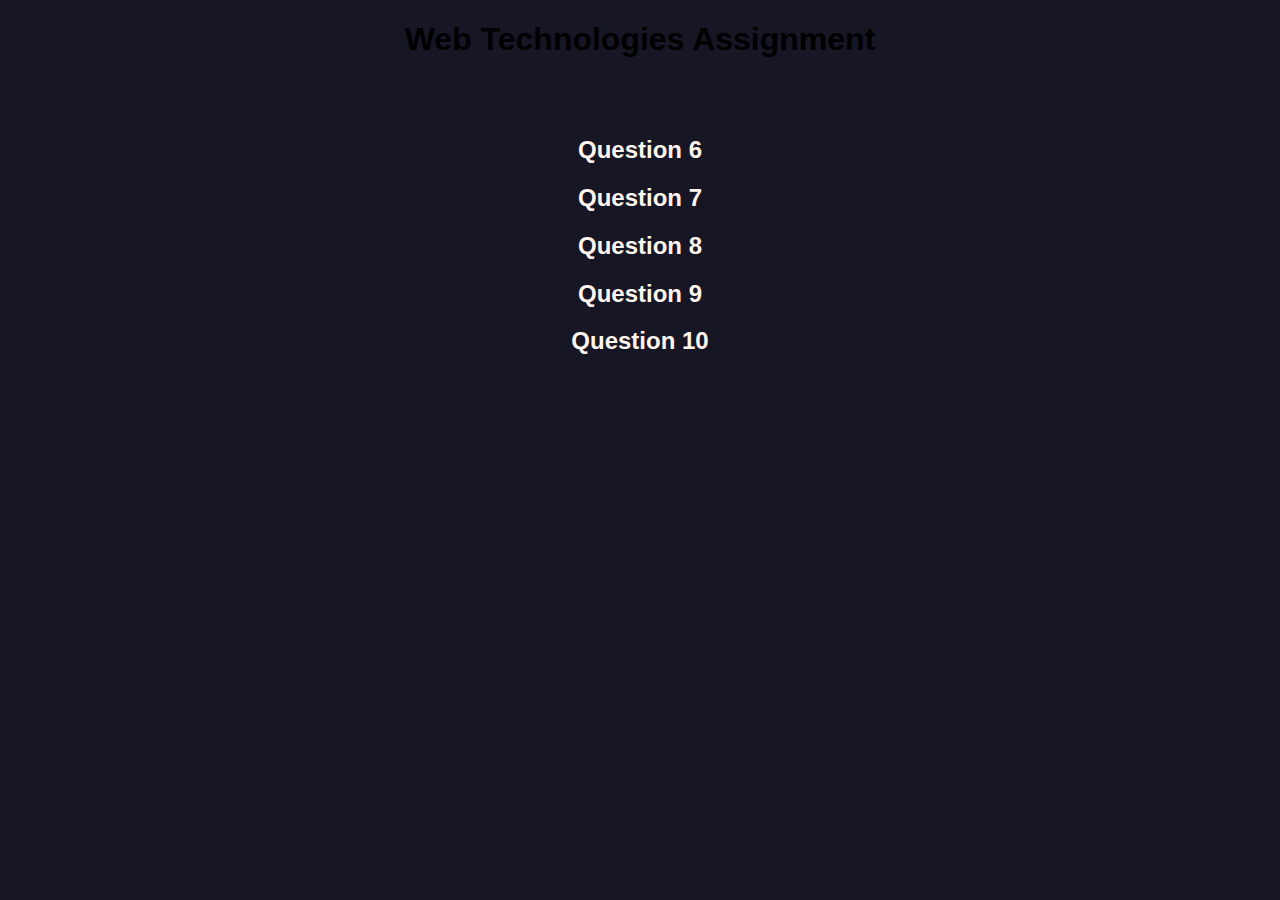
<file: index.html>
<!DOCTYPE html>
<html lang="en">
<head>
    <meta charset="UTF-8">
    <meta name="viewport" content="width=device-width, initial-scale=1.0">
    <title>Web Technologies Assignment</title>
    <style>
        body{
            font-family: 'Trebuchet MS', 'Lucida Sans Unicode', 'Lucida Grande', 'Lucida Sans', Arial, sans-serif;
            background-color: #161625;
        }
        a{
            color: seashell;
            text-decoration: none;
        }
        a:hover{
            font-size: 25px;
        }
    </style>
</head>
<body align='center'>
    <h1>Web Technologies Assignment</h1>
    <br><br><div>
        <h2><a href="question_6/index.html">Question 6</a></h2>
        <h2><a href="question_7/index.html">Question 7</a></h2>
        <h2><a href="question_8/index.html">Question 8</a></h2>
        <h2><a href="question_9/index.html">Question 9</a></h2>
        <h2><a href="question_10.pdf">Question 10</a></h2>
    </div>
</body>
</html>
</file>
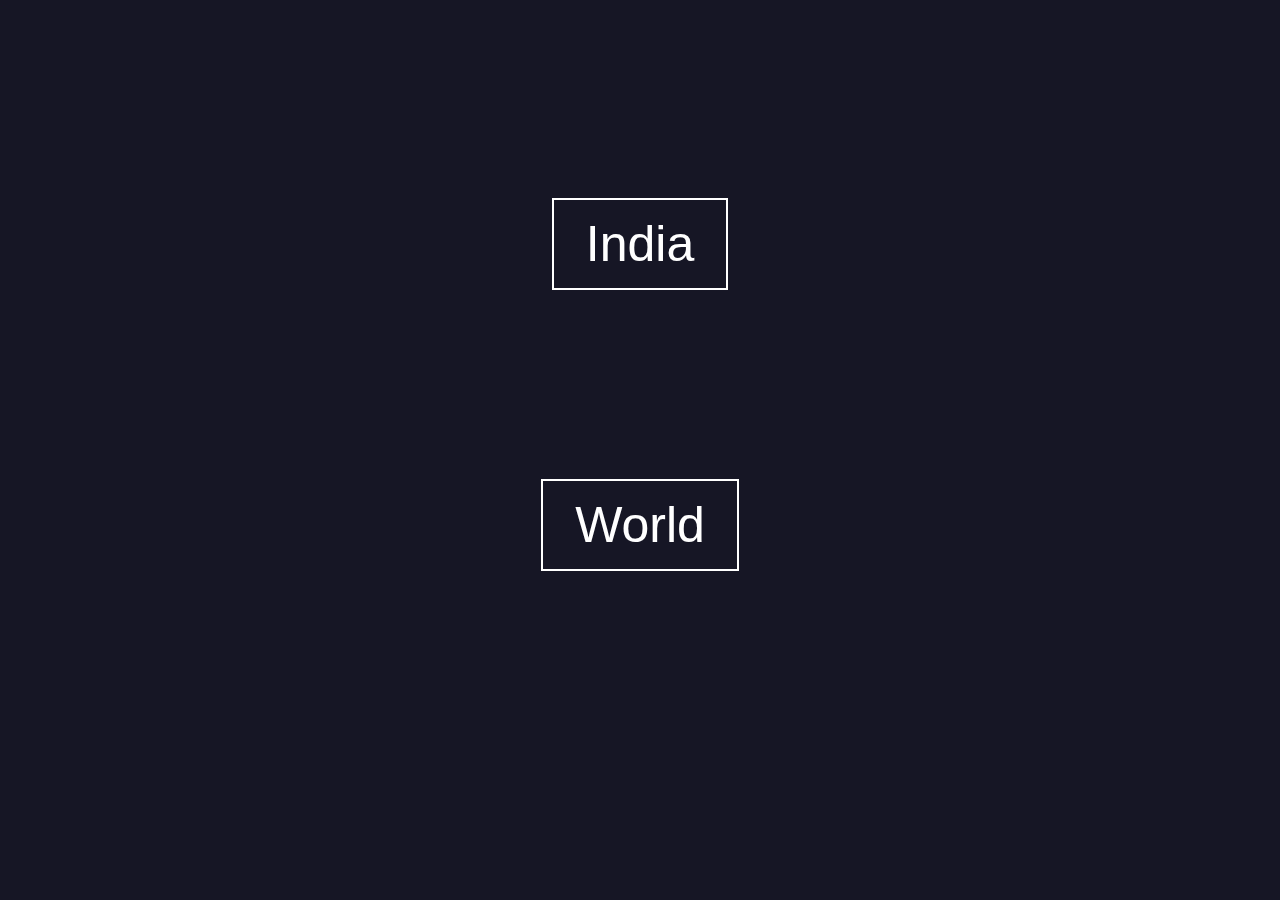
<file: question_6/index.html>
<!DOCTYPE html>
<html lang="en">
<head>
    <meta charset="UTF-8">
    <meta name="viewport" content="width=device-width, initial-scale=1.0">
    <title>Choose Map</title>
    <link rel="stylesheet" href="style.css">
</head>
<body align=center>
    <a href="india.html" ><button>India</button></a><br>
    <a href="world.html"><button>World</button></a>
    
</body>
</html>
</file>
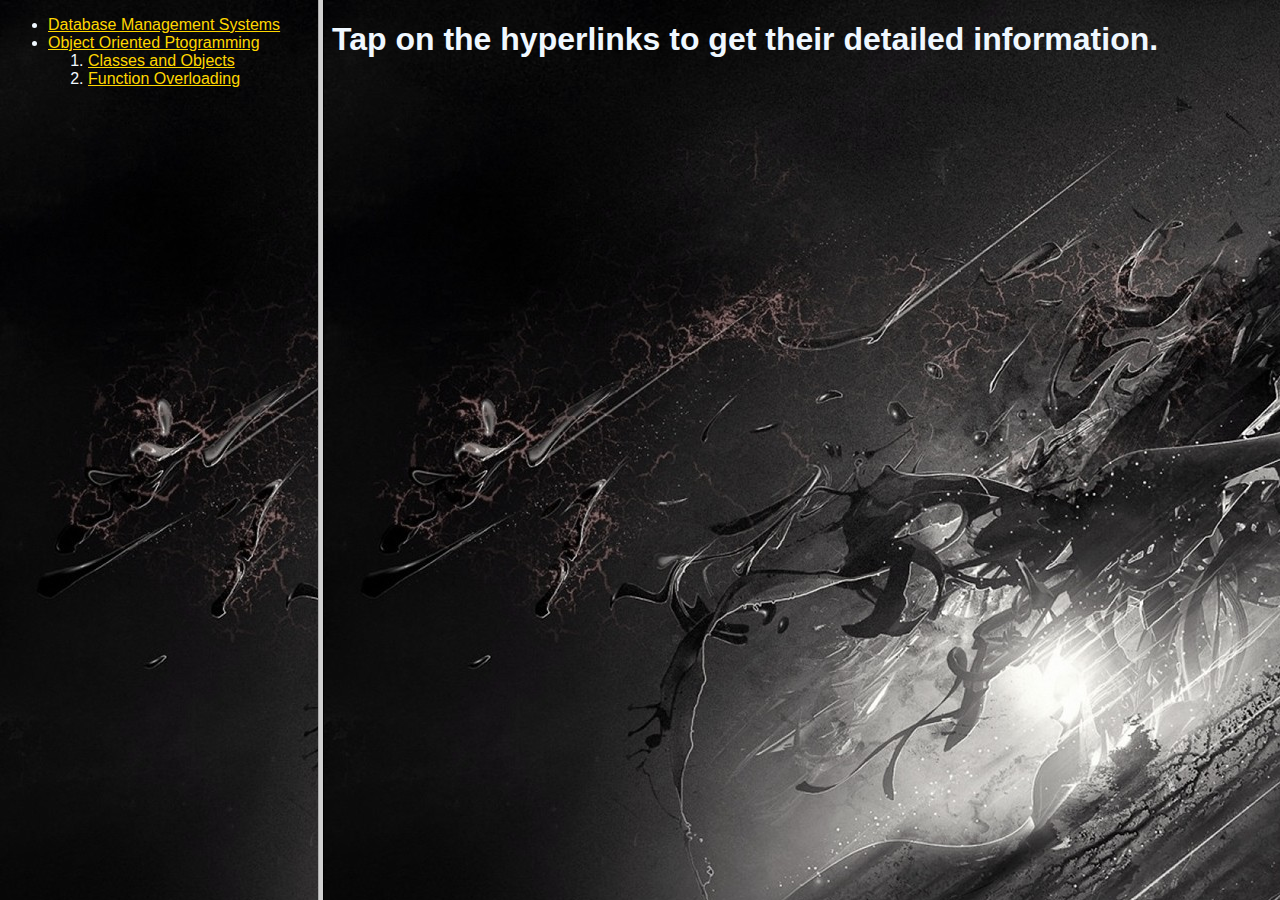
<file: question_7/index.html>
<!DOCTYPE html>
<html lang="en">
<head>
    <meta charset="UTF-8">
    <meta name="viewport" content="width=device-width, initial-scale=1.0">
    <title>Tutiorials</title>
</head>
<frameset cols="25%,75%">
    <frame src="lists.html" name="list_frame" />
    <frame src="details.html" name="details_frame"/>
</frameset>
</html>
</file>
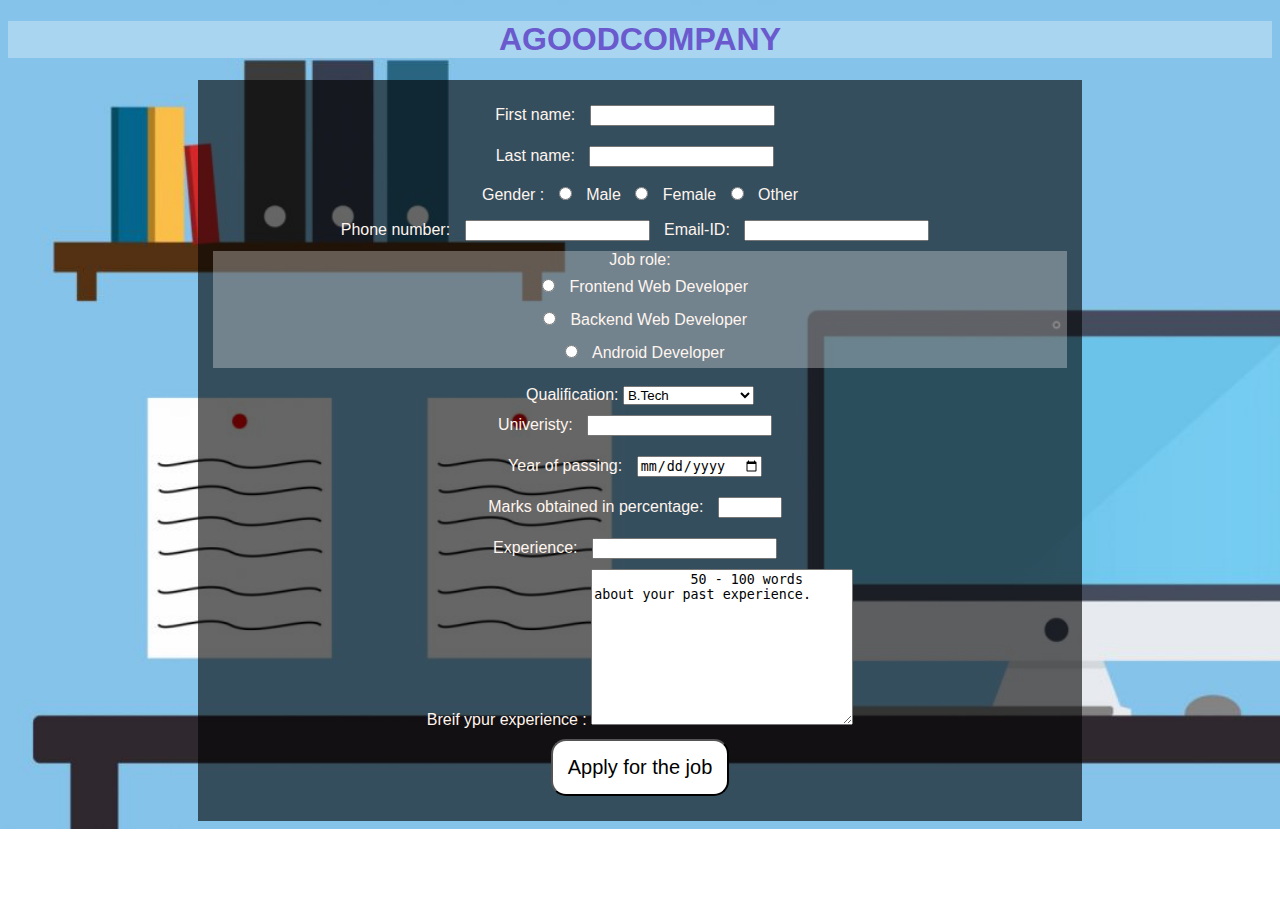
<file: question_8/index.html>
<!DOCTYPE html>
<html>

   <head>
      <title>Apply now for your dream job!</title>
      <link rel="stylesheet" href="style.css">
   </head>
   <body>
       <h1 align="center">AGOODCOMPANY</h1>
      <form >
         First name: <input type = "text" name = "first_name" />
         <br>
         Last name: <input type = "text" name = "last_name" />
         <br>
         Gender : <input type="radio" id="male" name="gender" value="male">
            <label for="male">Male</label>
            <input type="radio" id="female" name="gender" value="female">
            <label for="female">Female</label>
            <input type="radio" id="other" name="gender" value="other">
            <label for="other">Other</label>
        <br>
        Phone number: <input type = "number" name = "phone" />
         Email-ID: <input type = "email" name = "email" />
         <br>
        <div id="job_role">
            Job role: <br><input type="radio" id="front" name="job_role" value="male">
            <label for="male">Frontend Web Developer</label><br>
            <input type="radio" id="back" name="job_role" value="female">
            <label for="female">Backend Web Developer</label><br>
            <input type="radio" id="other" name="job_role" value="other">
            <label for="other">Android Developer</label>
        </div>
         <br>
         Qualification: <select>
             <option value="btech">B.Tech</option>
             <option value="be">B.E</option>
             <option value="bca">BCA</option>
             <option value="other">Other Engineering</option>
         </select>
         <br>
         Univeristy: <input type = "text" name = "university" />
         <br>
         Year of passing: <input type="date" id="start" />
         <br>
         Marks obtained in percentage: <input type = "number" name = "marks" min="60" max="100" />
         <br>
         Experience: <input type = "text" name = "experience" />
         <br>
         Breif ypur experience : <textarea name="breif" rows="10" cols="30">
            50 - 100 words about your past experience. 
            </textarea>
        <br>
        <input id='submit'type="submit" value="Apply for the job"/>
   </body>
	
</html>
</file>
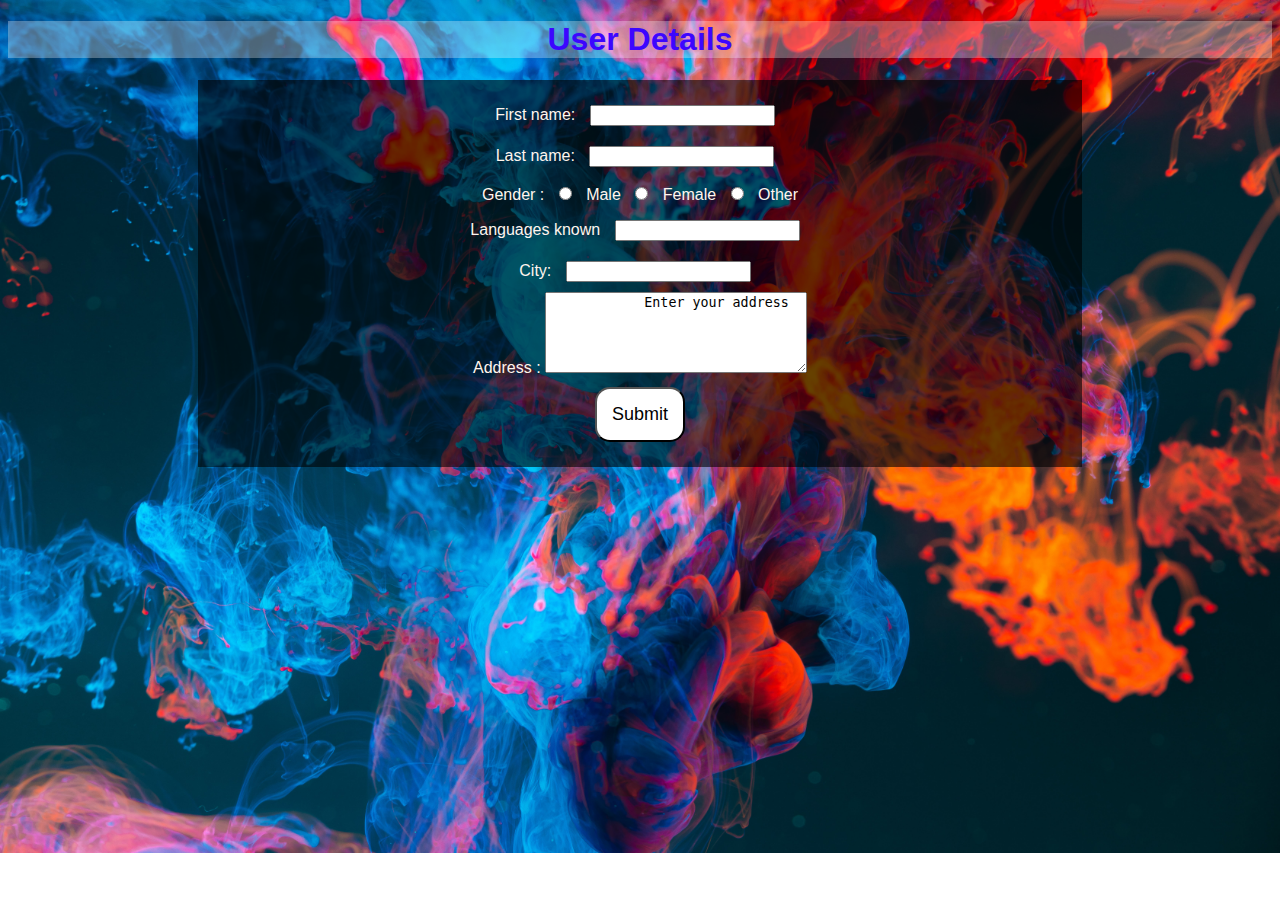
<file: question_9/index.html>
<!DOCTYPE html>
<html>

   <head>
      <title>Details</title>
      <link rel="stylesheet" href="style.css">
   </head>
   <body>
       <h1 align="center">User Details</h1>
      <form >
         First name: <input type = "text" name = "first_name" />
         <br>
         Last name: <input type = "text" name = "last_name" />
         <br>
         Gender : <input type="radio" id="male" name="gender" value="male">
            <label for="male">Male</label>
            <input type="radio" id="female" name="gender" value="female">
            <label for="female">Female</label>
            <input type="radio" id="other" name="gender" value="other">
            <label for="other">Other</label>
        <br>
         Languages known <input type = "text" name = "languages" />
         <br>
         City: <input type="text"/>
         <br>
         Address : <textarea name="breif" rows="5" cols="30">
            Enter your address
            </textarea>
        <br>
        <input id='submit'type="submit" value="Submit"/>
   </body>
	
</html>
</file>
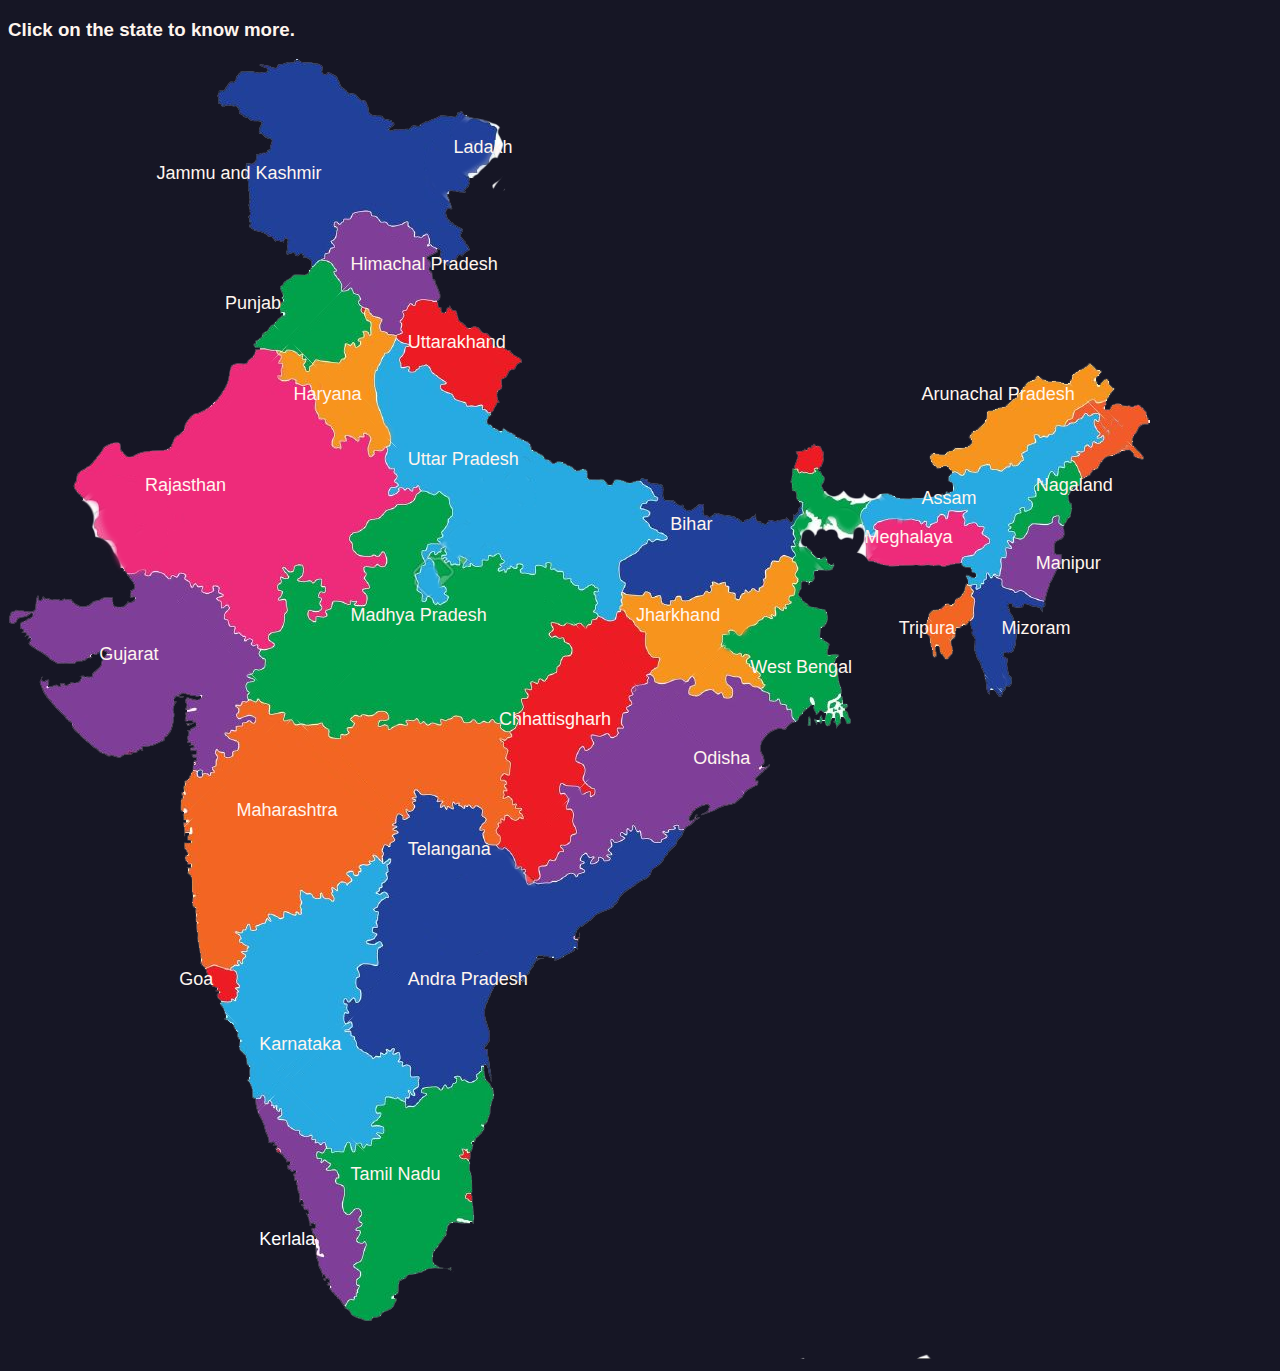
<file: question_6/india.html>
<!DOCTYPE html>
<html lang="en">
<head>
    <meta charset="UTF-8">
    <meta name="viewport" content="width=device-width, initial-scale=1.0">
    <title>India Map</title>
    <link rel="stylesheet" href="style.css">
</head>
<body>
    <h3>Click on the state to know more.</h3>
    <div class="map">
        <div class="jammu"><a target="blank" href="http://www.incredibleindia-tourism.org/state-in-india/jammu-and-kashmir.html">Jammu and Kashmir</a></div>
        <div class="ladakh"><a target="blank" href="">Ladakh</a></div>
        <div class="himachal"><a target="blank" href="http://www.incredibleindia-tourism.org/state-in-india/himachal-pradesh.html">Himachal Pradesh</a></div>
        <div class="punjab"><a target="blank" href="http://www.incredibleindia-tourism.org/state-in-india/punjab.html">Punjab</a></div>
        <div class="uttark"><a target="blank" href="http://www.incredibleindia-tourism.org/state-in-india/uttarakhand.html">Uttarakhand</a></div>
        <div class="haryana"><a target="blank" href="http://www.incredibleindia-tourism.org/state-in-india/haryana.html">Haryana</a></div>
        <div class="uttarp"><a target="blank" href="http://www.incredibleindia-tourism.org/state-in-india/uttar-pradesh.html">Uttar Pradesh</a></div>
        <div class="rajasthan"><a target="blank" href="http://www.incredibleindia-tourism.org/state-in-india/rajasthan.html">Rajasthan</a></div>
        <div class="bihar"><a target="blank" href="http://www.incredibleindia-tourism.org/state-in-india/bihar.html">Bihar</a></div>
        <div class="assam"><a target="blank" href="http://www.incredibleindia-tourism.org/state-in-india/assam.html">Assam</a></div>
        <div class="arunachal"><a target="blank" href="">Arunachal Pradesh</a></div>
        <div class="nagaland"><a target="blank" href="http://www.incredibleindia-tourism.org/state-in-india/nagaland.html">Nagaland</a></div>
        <div class="manipur"><a target="blank" href="http://www.incredibleindia-tourism.org/state-in-india/manipur.html">Manipur</a></div>
        <div class="mizoram"><a target="blank" href="http://www.incredibleindia-tourism.org/state-in-india/mizoram.html">Mizoram</a></div>
        <div class="tripura"><a target="blank" href="http://www.incredibleindia-tourism.org/state-in-india/tripura.html">Tripura</a></div>
        <div class="meghalaya"><a target="blank" href="http://www.incredibleindia-tourism.org/state-in-india/meghalaya.html">Meghalaya</a></div>
        <div class="westb"><a target="blank" href="http://www.incredibleindia-tourism.org/state-in-india/west-bengal.html">West Bengal</a></div>
        <div class="jharkhand"><a target="blank" href="http://www.incredibleindia-tourism.org/state-in-india/jharkhand.html">Jharkhand</a></div>
        <div class="madhyap"><a target="blank" href="http://www.incredibleindia-tourism.org/state-in-india/madhya-pradesh.html">Madhya Pradesh</a></div>
        <div class="gujrat"><a target="blank" href="http://www.incredibleindia-tourism.org/state-in-india/gujarat.html">Gujarat</a></div>
        <div class="chatti"><a target="blank" href="http://www.incredibleindia-tourism.org/state-in-india/chhattisgarh.html">Chhattisgharh</a></div>
        <div class="odisha"><a target="blank" href="http://www.incredibleindia-tourism.org/state-in-india/odisha.html">Odisha</a></div>
        <div class="mahara"><a target="blank" href="http://www.incredibleindia-tourism.org/state-in-india/maharashtra.html">Maharashtra</a></div>
        <div class="talanga"><a target="blank" href="http://www.incredibleindia-tourism.org/state-in-india/telangana.html">Telangana</a></div>
        <div class="andra"><a target="blank" href="http://www.incredibleindia-tourism.org/state-in-india/andhra-pradesh.html">Andra Pradesh</a></div>
        <div class="karnataka"><a target="blank" href="http://www.incredibleindia-tourism.org/state-in-india/karnataka.html">Karnataka</a></div>
        <div class="goa"><a target="blank" href="http://www.incredibleindia-tourism.org/state-in-india/goa.html">Goa</a></div>
        <div class="tamilnadu"><a target="blank" href="http://www.incredibleindia-tourism.org/state-in-india/tamil-nadu.html">Tamil Nadu</a></div>
        <div class="kerala"><a target="blank" href="http://www.incredibleindia-tourism.org/state-in-india/kerala.html"></a>Kerlala</div>
        
        <img src="india.png">
    </div>
</body>
</html>
</file>
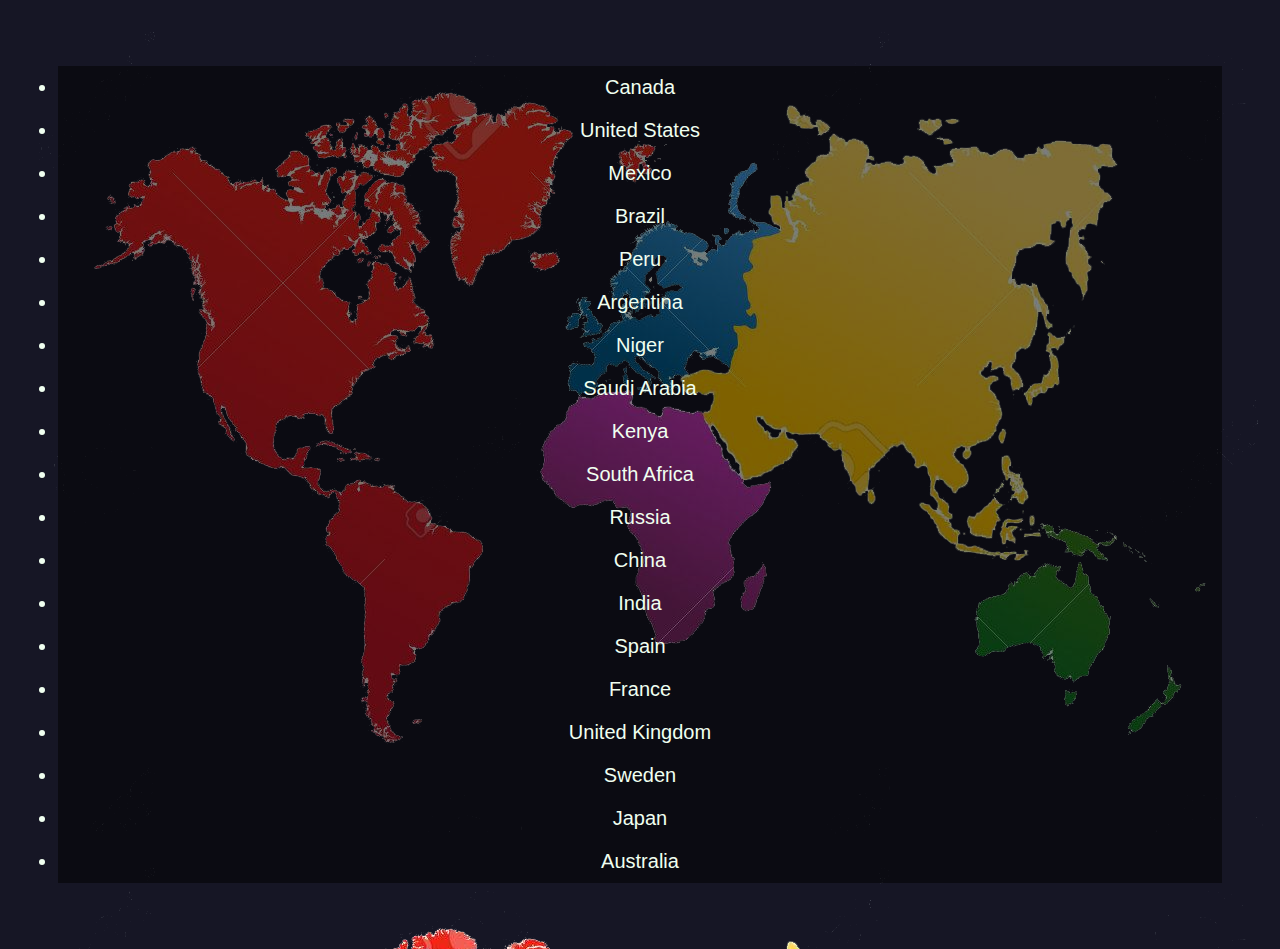
<file: question_6/world.html>
<!DOCTYPE html>
<html lang="en">
<head>
    <meta charset="UTF-8">
    <meta name="viewport" content="width=device-width, initial-scale=1.0">
    <title>World Map</title>
    <style>
        body{
            background-image: url('world.png');
            font-family: 'Trebuchet MS', 'Lucida Sans Unicode', 'Lucida Grande', 'Lucida Sans', Arial, sans-serif;
            background-color: #161625;
        }
        ul{
            padding: 50px;
        }
        li{
            padding: 10px;
            font-size: 20px;
            color: honeydew;
            background-color: rgba(0, 0, 0, 50%);
        }
        li:hover{
            font-size: 25px;
        }
        a {
            color: honeydew;
            text-decoration: none;
        }

    </style>
</head>
<body>
    <div align=center>
        <ul>
            <li><a target="_blank" href="https://previews.123rf.com/images/hannamariah/hannamariah1207/hannamariah120700015/14455091-canadian-flag-in-front-of-te-snow-capped-rocky-mountains-british-columbia-canada.jpg">Canada</a></li>
            <li><a target="_blank" href="https://imageproxy.themaven.net//https%3A%2F%2Fwww.history.com%2F.image%2FMTY1MTc1MTk3ODI0MDAxNjA5%2Ftopic-statue-of-liberty-gettyimages-960610006-promo.jpg">United States</a></li>
            <li><a target="_blank" href="https://www.healthline.com/hlcmsresource/images/News/public-policy/1105-Does_Mexico_Have_Better_Healthcare_Than_the_United_States-1296x728-header.jpg">Mexico</a></li>
            <li><a target="_blank" href="https://en.mercopress.com/data/cache/noticias/77263/0x0/istock-485159760.jpg">Brazil</a></li>
            <li><a target="_blank" href="https://www.peru.travel/Contenido/AcercaDePeru/Imagen/en/6/0.0/Principal/Machu%20Picchu.jpg">Peru</a></li>
            <li><a target="_blank" href="https://miro.medium.com/max/5200/0*YZrbPmi1-6KxHAM2">Argentina</a></li>
            <li><a target="_blank" href="https://embassynvisa.com/wp-content/uploads/2017/01/Plateau-Republic-of-Niger.-1000x500.jpg">Niger</a></li>
            <li><a target="_blank" href="https://si.wsj.net/public/resources/images/BN-WR063_3l0Qr_OR_20171219051514.jpg?width=620&height=406">Saudi Arabia</a></li>
            <li><a target="_blank" href="https://i0.wp.com/www.focustechnica.com/wp-content/uploads/2020/06/kenya-4119572_1920-1200x675-1.jpg?fit=1200%2C675&ssl=1">Kenya</a></li>
            <li><a target="_blank" href="https://www.traveldailymedia.com/assets/2019/06/south-africa-tourism.jpg">South Africa</a></li>
            <li><a target="_blank" href="https://freepolicybriefs.org/wp-content/uploads/2012/12/20121229-Accountability-in-Russia-Image-02.jpg">Russia</a></li>
            <li><a target="_blank" href="https://usercontent2.hubstatic.com/14259019.jpg">China</a></li>
            <li><a target="_blank" href="https://upload.wikimedia.org/wikipedia/commons/1/1d/Taj_Mahal_%28Edited%29.jpeg">India</a></li>
            <li><a target="_blank" href="https://d16yj43vx3i1f6.cloudfront.net/uploads/2019/05/Madrid_Spain_GettyImages-927418584-1088x725.jpg">Spain</a></li>
            <li><a target="_blank" href="https://scx2.b-cdn.net/gfx/news/hires/2019/france.jpg">France</a></li>
            <li><a target="_blank" href="https://laglobe.net/wp-content/uploads/2019/04/united-kingdom-large.jpg">United Kingdom</a></li>
            <li><a target="_blank" href="https://public-preview-server.prod.cstreetsandbox.com/wp-content/uploads/2018/11/Sweden-2109x1406.jpg">Sweden</a></li>
            <li><a target="_blank" href="https://www.state.gov/wp-content/uploads/2019/04/Japan-2107x1406.jpg">Japan</a></li>
            <li><a target="_blank" href="https://i0.wp.com/movingtips.wpengine.com/wp-content/uploads/2020/03/move-to-australia.jpg?fit=1024%2C684&ssl=1">Australia</a></li>
        </ul>
    </div>
</body>
</html>
</file>
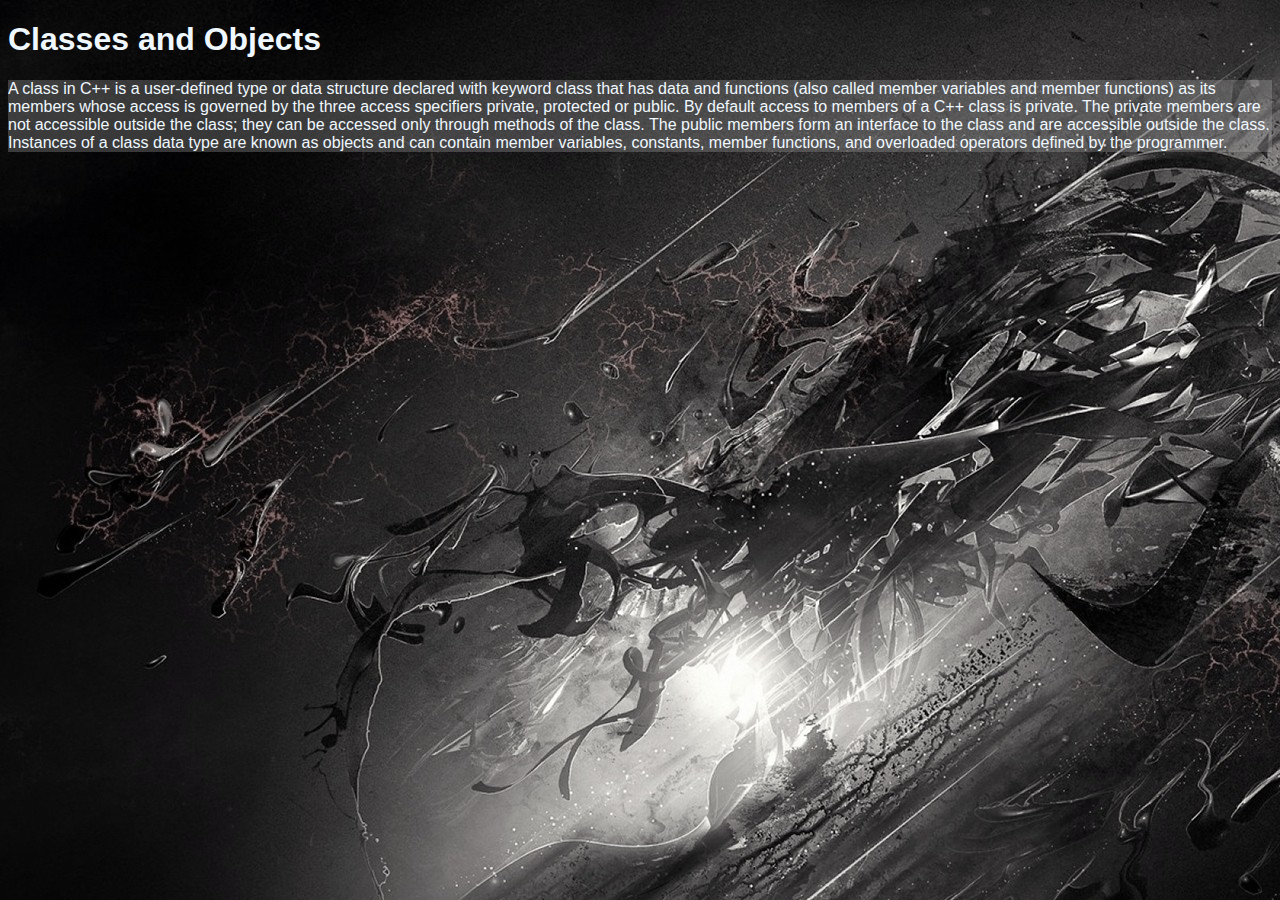
<file: question_7/classes.html>
<!DOCTYPE html>
<html lang="en">
<head>
    <meta charset="UTF-8">
    <meta name="viewport" content="width=device-width, initial-scale=1.0">
    <title>Classes and Objects</title>
    <link rel="stylesheet" href="style.css">
</head>
<body>
    <h1>Classes and Objects</h1>
    <p>
        A class in C++ is a user-defined type or data structure declared with keyword class that has data and functions (also called member variables and member functions) as its members whose access is governed by the three access specifiers private, protected or public. By default access to members of a C++ class is private. The private members are not accessible outside the class; they can be accessed only through methods of the class. The public members form an interface to the class and are accessible outside the class.

Instances of a class data type are known as objects and can contain member variables, constants, member functions, and overloaded operators defined by the programmer.
    </p>
</body>
</html>
</file>
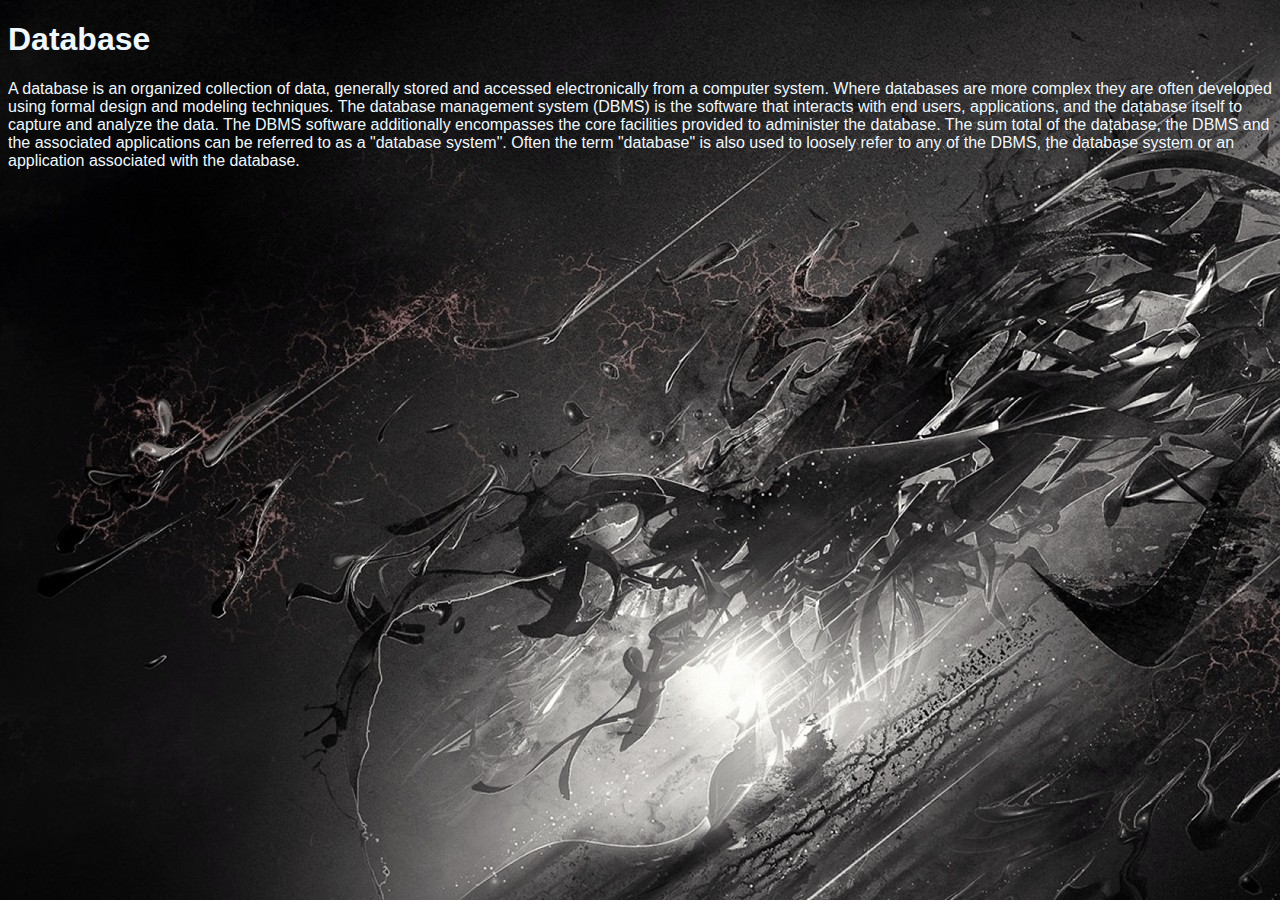
<file: question_7/dbms.html>
<!DOCTYPE html>
<html lang="en">
<head>
    <meta charset="UTF-8">
    <meta name="viewport" content="width=device-width, initial-scale=1.0">
    <title>Database Management System</title>
    <link rel="stylesheet" href="style.css">
</head>
<body>
    <h1>Database</h1>
    <span>
        
A database is an organized collection of data, generally stored and accessed electronically from a computer system. Where databases are more complex they are often developed using formal design and modeling techniques.

The database management system (DBMS) is the software that interacts with end users, applications, and the database itself to capture and analyze the data. The DBMS software additionally encompasses the core facilities provided to administer the database. The sum total of the database, the DBMS and the associated applications can be referred to as a "database system". Often the term "database" is also used to loosely refer to any of the DBMS, the database system or an application associated with the database.
    </span>
</body>
</html>
</file>
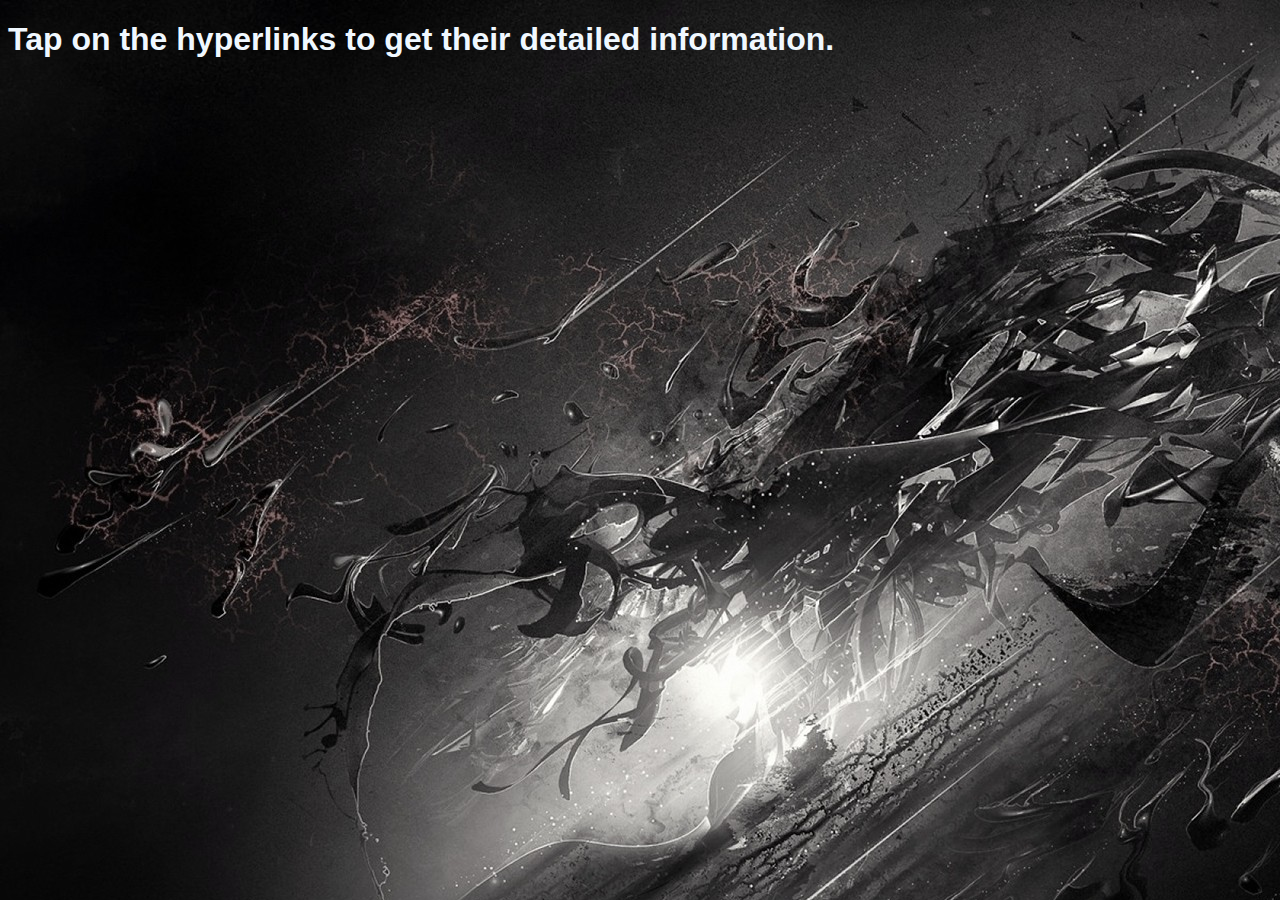
<file: question_7/details.html>
<!DOCTYPE html>
<html lang="en">
<head>
    <meta charset="UTF-8">
    <meta name="viewport" content="width=device-width, initial-scale=1.0">
    <title>Details</title>
    <link rel="stylesheet" href="style.css">
</head>
<body>
    <h1>Tap on the hyperlinks to get their detailed information.</h1>
</body>
</html>
</file>
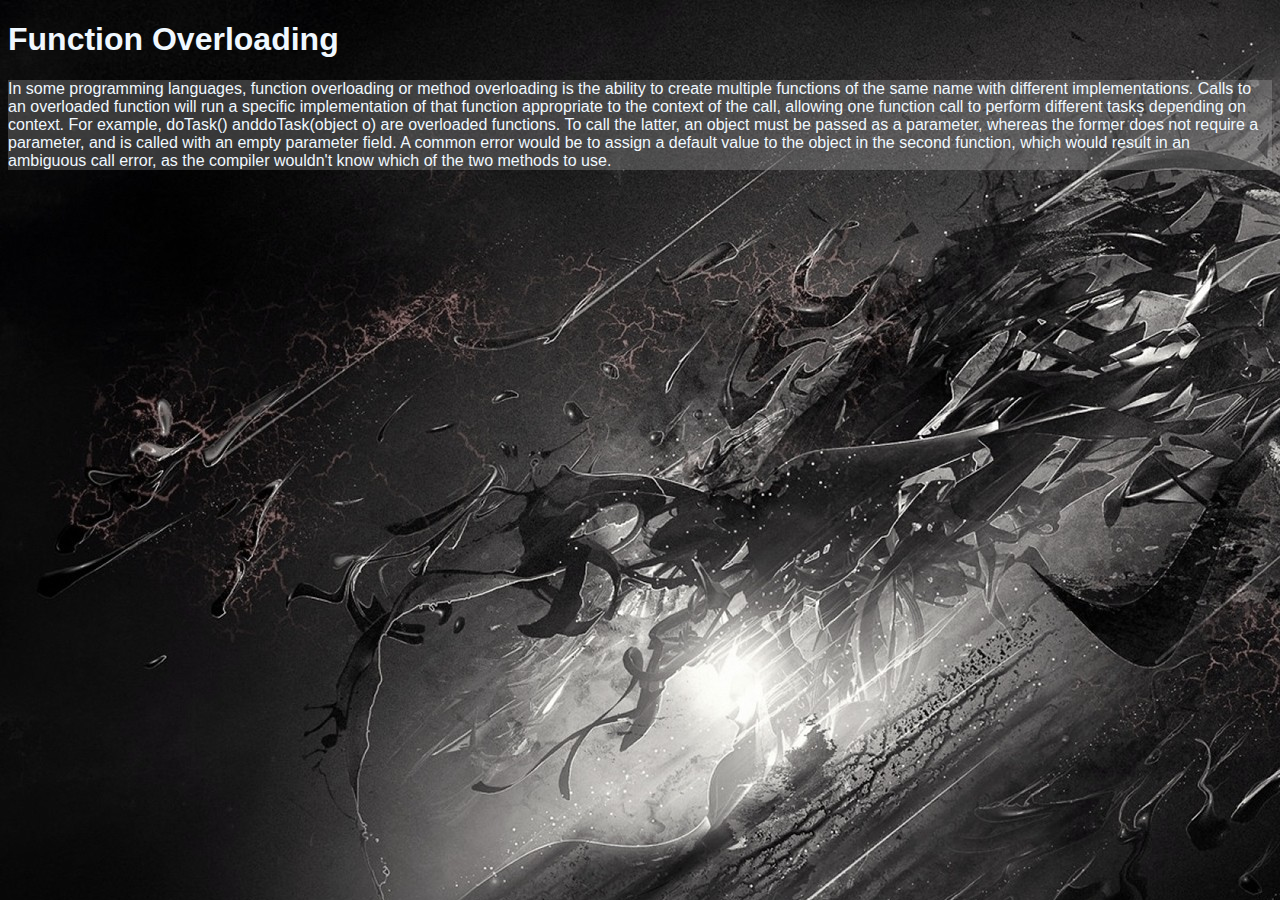
<file: question_7/functions.html>
<!DOCTYPE html>
<html lang="en">
<head>
    <meta charset="UTF-8">
    <meta name="viewport" content="width=device-width, initial-scale=1.0">
    <title>Function Overloading</title>
    <link rel="stylesheet" href="style.css">
    </style>
</head>
<body>
    <h1>Function Overloading</h1>
    <p>
        In some programming languages, function overloading or method overloading is the ability to create multiple functions of the same name with different implementations. Calls to an overloaded function will run a specific implementation of that function appropriate to the context of the call, allowing one function call to perform different tasks depending on context.

For example, doTask() anddoTask(object o) are overloaded functions. To call the latter, an object must be passed as a parameter, whereas the former does not require a parameter, and is called with an empty parameter field. A common error would be to assign a default value to the object in the second function, which would result in an ambiguous call error, as the compiler wouldn't know which of the two methods to use.
    </p>
</body>
</html>
</file>
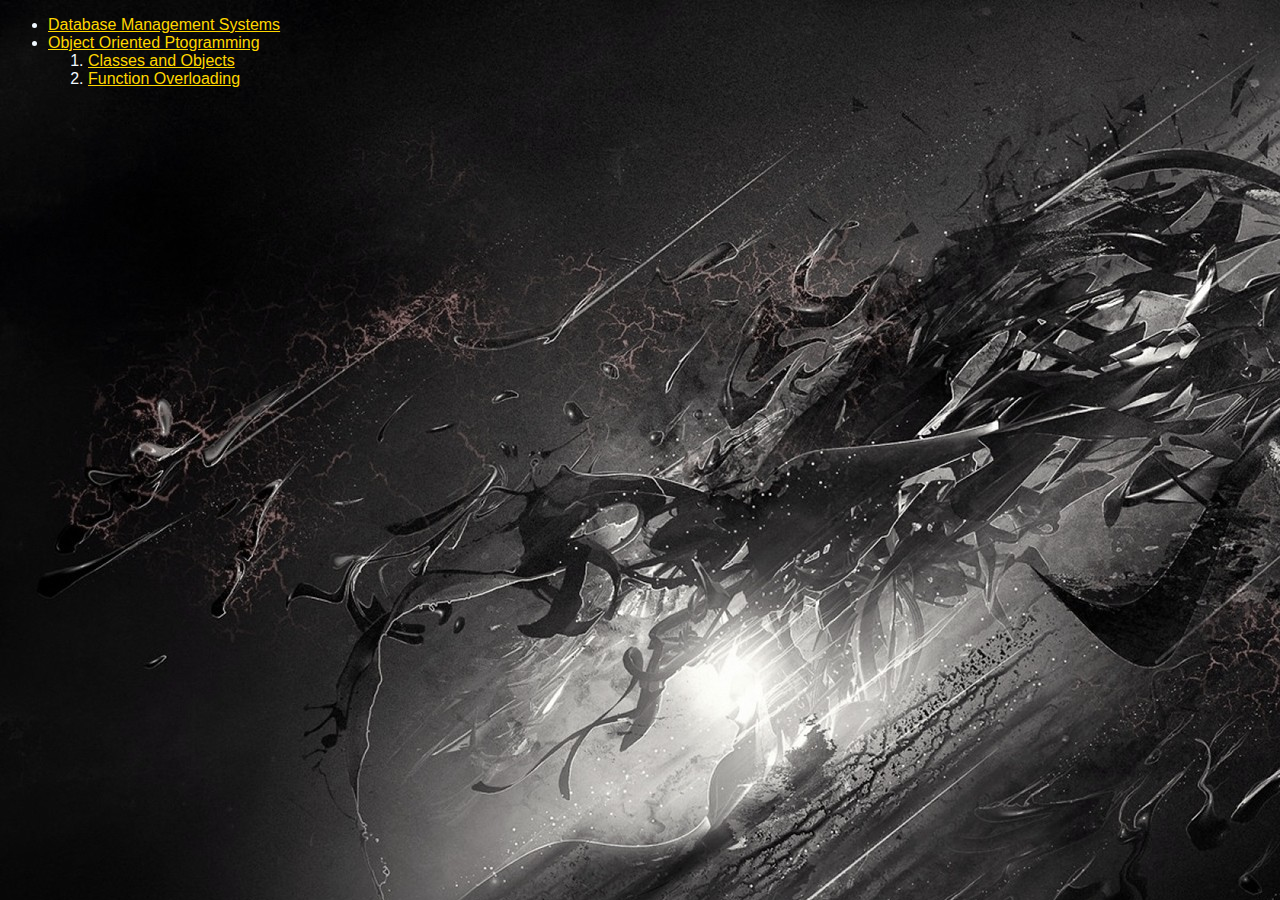
<file: question_7/lists.html>
<!DOCTYPE html>
<html lang="en">
<head>
    <meta charset="UTF-8">
    <meta name="viewport" content="width=device-width, initial-scale=1.0">
    <title>List</title>
    <link rel="stylesheet" href="style.css">
</head>
<body>
    <ul>
        <li><a target="details_frame" href="dbms.html">Database Management Systems</a></li>
        <li><a target="details_frame" href="oops.html">Object Oriented Ptogramming</a></li>
    <ol>
        <li><a target="details_frame" href="classes.html">Classes and Objects</a></li>
        <li><a target="details_frame" href="functions.html">Function Overloading</a></li>
    </ol>
</body>
</html>
</file>
<file: question_6/style.css>
body{
    font-family: 'Trebuchet MS', 'Lucida Sans Unicode', 'Lucida Grande', 'Lucida Sans', Arial, sans-serif;
    background-color: #161625;
}
button {
    background-color:rgba(77, 253, 77, 0%) ;
    border: none;
    color: white;
    padding: 15px 32px;
    text-align: center;
    text-decoration: none;
    display: inline-block;
    font-size: 50px;
    margin-top: 15%;
    cursor: pointer;
    border: 2px solid white;
}

a ,ul{
    color: seashell;
    text-decoration: none;
}
button:hover{
    color: #000;
    background-color: white;
}
div.map {
    position: relative;
    display: inline-block;
}

div.jammu {
    font-size: 18px;
    position: absolute;
    color:white;
    top:8%; 
    left:13%;
}
div.ladakh {
    font-size: 18px;
    position: absolute;
    color:white;
    top:6%; 
    left:39%;
}
div.himachal {
    font-size: 18px;
    position: absolute;
    color:white;
    top:15%; 
    left:30%;
}
div.punjab {
    font-size: 18px;
    position: absolute;
    color:white;
    top:18%; 
    left:19%;
}
div.uttark {
    font-size: 18px;
    position: absolute;
    color:white;
    top:21%; 
    left:35%;
}
div.haryana {
    font-size: 18px;
    position: absolute;
    color:white;
    top:25%; 
    left:25%;
}
div.uttarp {
    font-size: 18px;
    position: absolute;
    color:white;
    top:30%; 
    left:35%;
}
div.rajasthan {
    font-size: 18px;
    position: absolute;
    color:white;
    top:32%; 
    left:12%;
}
div.bihar {
    font-size: 18px;
    position: absolute;
    color:white;
    top:35%; 
    left:58%;
}
div.assam {
    font-size: 18px;
    position: absolute;
    color:white;
    top:33%; 
    left:80%;
}
div.arunachal {
    font-size: 18px;
    position: absolute;
    color:white;
    top:25%; 
    left:80%;
}
div.nagaland {
    font-size: 18px;
    position: absolute;
    color:white;
    top:32%; 
    left:90%;
}
div.manipur {
    font-size: 18px;
    position: absolute;
    color:white;
    top:38%; 
    left:90%;
}
div.mizoram {
    font-size: 18px;
    position: absolute;
    color:white;
    top:43%; 
    left:87%;
}
div.tripura {
    font-size: 18px;
    position: absolute;
    color:white;
    top:43%; 
    left:78%;
}
div.meghalaya {
    font-size: 18px;
    position: absolute;
    color:white;
    top:36%; 
    left:75%;
}
div.westb {
    font-size: 18px;
    position: absolute;
    color:white;
    top:46%; 
    left:65%;
}
div.jharkhand {
    font-size: 18px;
    position: absolute;
    color:white;
    top:42%; 
    left:55%;
}
div.madhyap {
    font-size: 18px;
    position: absolute;
    color:white;
    top:42%; 
    left:30%;
}
div.gujrat {
    font-size: 18px;
    position: absolute;
    color:white;
    top:45%; 
    left:8%;
}
div.chatti {
    font-size: 18px;
    position: absolute;
    color:white;
    top:50%; 
    left:43%;
}
div.odisha {
    font-size: 18px;
    position: absolute;
    color:white;
    top:53%; 
    left:60%;
}
div.mahara {
    font-size: 18px;
    position: absolute;
    color:white;
    top:57%; 
    left:20%;
}
div.talanga {
    font-size: 18px;
    position: absolute;
    color:white;
    top:60%; 
    left:35%;
}
div.karnataka {
    font-size: 18px;
    position: absolute;
    color:white;
    top:75%; 
    left:22%;
}
div.andra {
    font-size: 18px;
    position: absolute;
    color:white;
    top:70%; 
    left:35%;
}
div.kerala {
    font-size: 18px;
    position: absolute;
    color:white;
    top:90%; 
    left:22%;
}
div.tamilnadu {
    font-size: 18px;
    position: absolute;
    color:white;
    top:85%; 
    left:30%;
}
div.goa {
    font-size: 18px;
    position: absolute;
    color:white;
    top:70%; 
    left:15%;
}
div:hover{
    font-size: 20px;
}

.map img {
    display:block;
    max-width: 100%; 
}
h3{
    color: seashell;
}
</file>
<file: question_8/style.css>
body{
    font-family: 'Lucida Sans', 'Lucida Sans Regular', 'Lucida Grande', 'Lucida Sans Unicode', Geneva, Verdana, sans-serif;
    /* color: aliceblue; */
    background-image: url('background.jpg');
    background-repeat: no-repeat;
    background-size: cover;
}
form{
    background-color: rgba(0,0,0, 60%);
    margin-left: 15%;
    margin-right: 15%;
    text-align: center;
    color: seashell;
    padding: 15px;
}
input{
    margin: 10px;
}
#submit{
    background-color: #fff;
    font-size: 20px;
    padding: 15px;
    border-radius: 15px;
}
#submit:hover{
    background-color: #c5ff3c;
}
h1{
    color: slateblue;
    font-size: xx-large;
    background-color: rgba(255, 255, 255,30%);
}
#job_role{
    background-color: rgba(255, 255, 255, 30%);
}
</file>
<file: question_9/style.css>
body{
    font-family: 'Lucida Sans', 'Lucida Sans Regular', 'Lucida Grande', 'Lucida Sans Unicode', Geneva, Verdana, sans-serif;
    /* color: aliceblue; */
    background-image: url('background.jpg');
    background-repeat: no-repeat;
    background-size: cover;
}
form{
    background-color: rgba(0,0,0, 60%);
    margin-left: 15%;
    margin-right: 15%;
    text-align: center;
    color: seashell;
    padding: 15px;
}
input{
    margin: 10px;
}
#submit{
    background-color: #fff;
    font-size: 18px;
    padding: 15px;
    border-radius: 15px;
}
#submit:hover{
    background-color: #c5ff3c;
}
h1{
    color: rgb(60, 6, 255);
    font-size: xx-large;
    background-color: rgba(255, 255, 255,30%);
}
#job_role{
    background-color: rgba(255, 255, 255, 30%);
}
</file>
<file: question_7/style.css>
body{
    font-family: 'Lucida Sans', 'Lucida Sans Regular', 'Lucida Grande', 'Lucida Sans Unicode', Geneva, Verdana, sans-serif;
    color: aliceblue;
    background-image: url('background.jpg');
}
a{
    color: gold
}
P{
    background-color: rgba(175, 175, 175, 0.3);
}
a:hover{
    color: green;
}
</file>
